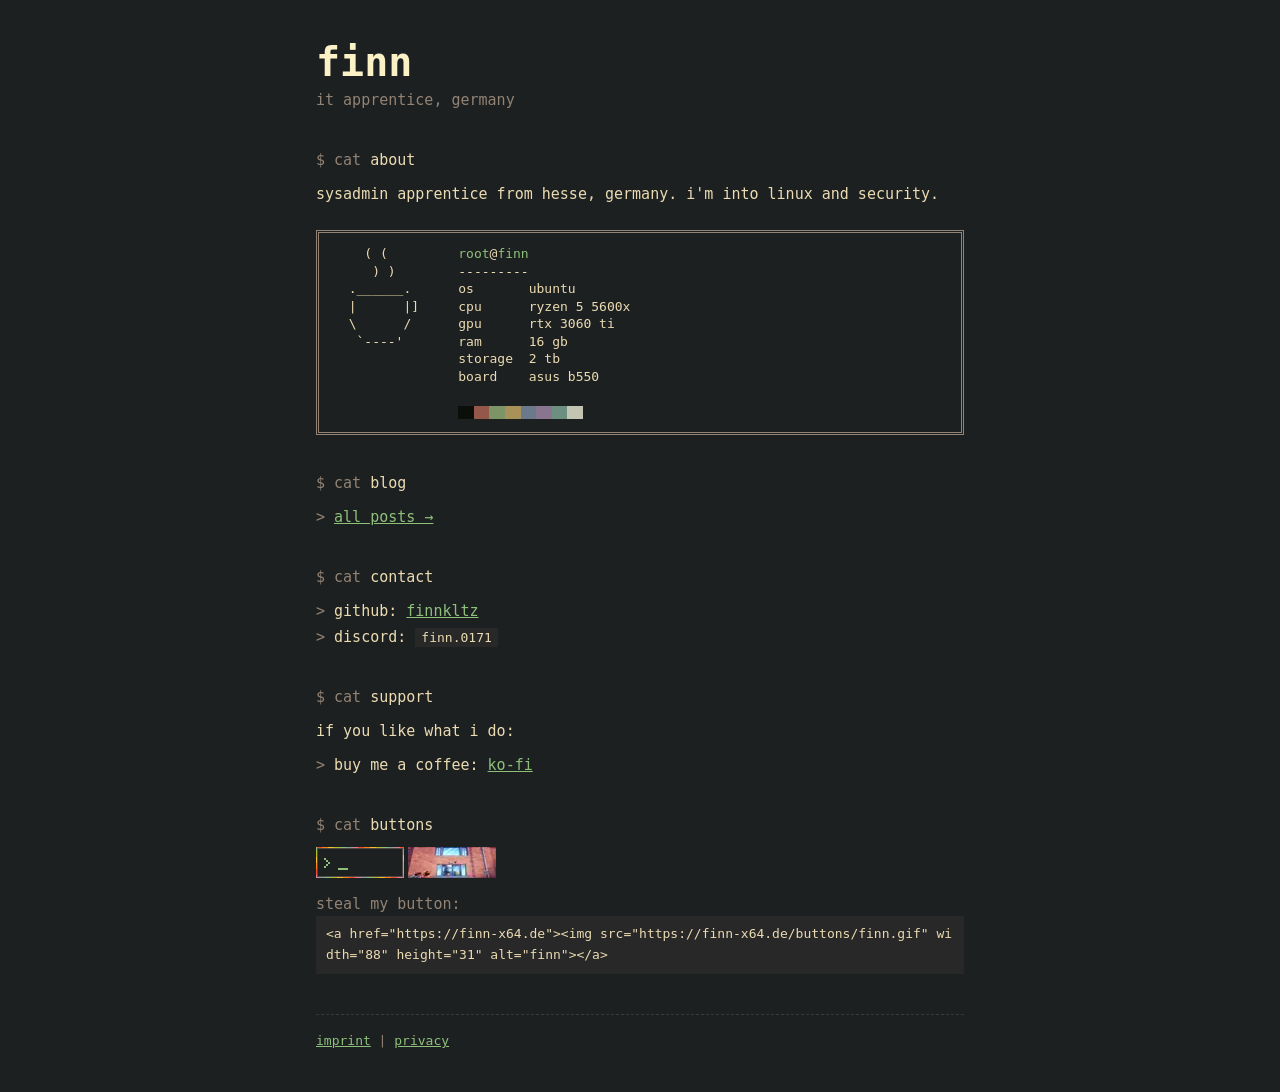
<file: index.html>
<!doctype html>
<html lang="en">
<head>
<meta charset="utf-8">
<meta http-equiv="Content-Security-Policy" content="default-src 'self'; object-src 'none'; base-uri 'none'; form-action 'none'">
<meta name="viewport" content="width=device-width, initial-scale=1">
<title>finn</title>
<meta name="description" content="finn's website">
<meta name="theme-color" content="#1d2021">
<link rel="stylesheet" href="css/style.css">
<link rel="icon" href="favicon.svg">
</head>
<body>
<main>

  <h1><span>finn</span></h1>
  <p class="tag">it apprentice, germany</p>

  <h2>about</h2>
  <p>sysadmin apprentice from hesse, germany. i'm into linux and security.</p>

  <div class="box neo">
<pre>
    ( (         <b>root</b>@<b>finn</b>
     ) )        ---------
  .______.      os       ubuntu
  |      |]     cpu      ryzen 5 5600x
  \      /      gpu      rtx 3060 ti
   `----'       ram      16 gb
                storage  2 tb
                board    asus b550

                <span class="c c0"></span><span class="c c1"></span><span class="c c2"></span><span class="c c3"></span><span class="c c4"></span><span class="c c5"></span><span class="c c6"></span><span class="c c7"></span>
</pre>
  </div>

  <h2>blog</h2>
  <ul>
    <li><a href="blog.html">all posts →</a></li>
  </ul>

  <h2>contact</h2>
  <ul>
    <li>github: <a href="https://github.com/Finnkltz">finnkltz</a></li>
    <li>discord: <code>finn.0171</code></li>
  </ul>

  <h2>support</h2>
  <p>if you like what i do:</p>
  <ul>
    <li>buy me a coffee: <a href="https://ko-fi.com/E7B829OWH6">ko-fi</a></li>
  </ul>

  <h2>buttons</h2>
  <div class="buttons">
    <a href="index.html"><img src="buttons/finn.gif" width="88" height="31" alt="finn"></a>
    <a href="https://we-are-jammin.xyz/"><img src="buttons/friends/jammin.webp" width="88" height="31" alt="we are jammin"></a>
  </div>
  <p class="tag">steal my button:</p>
  <code class="snippet">&lt;a href="https://finn-x64.de"&gt;&lt;img src="https://finn-x64.de/buttons/finn.gif" width="88" height="31" alt="finn"&gt;&lt;/a&gt;</code>

  <hr>
  <footer><a href="https://online-impressum.de/finn-x64">imprint</a> | <a href="privacy.html">privacy</a></footer>

</main>
</body>
</html>
</file>
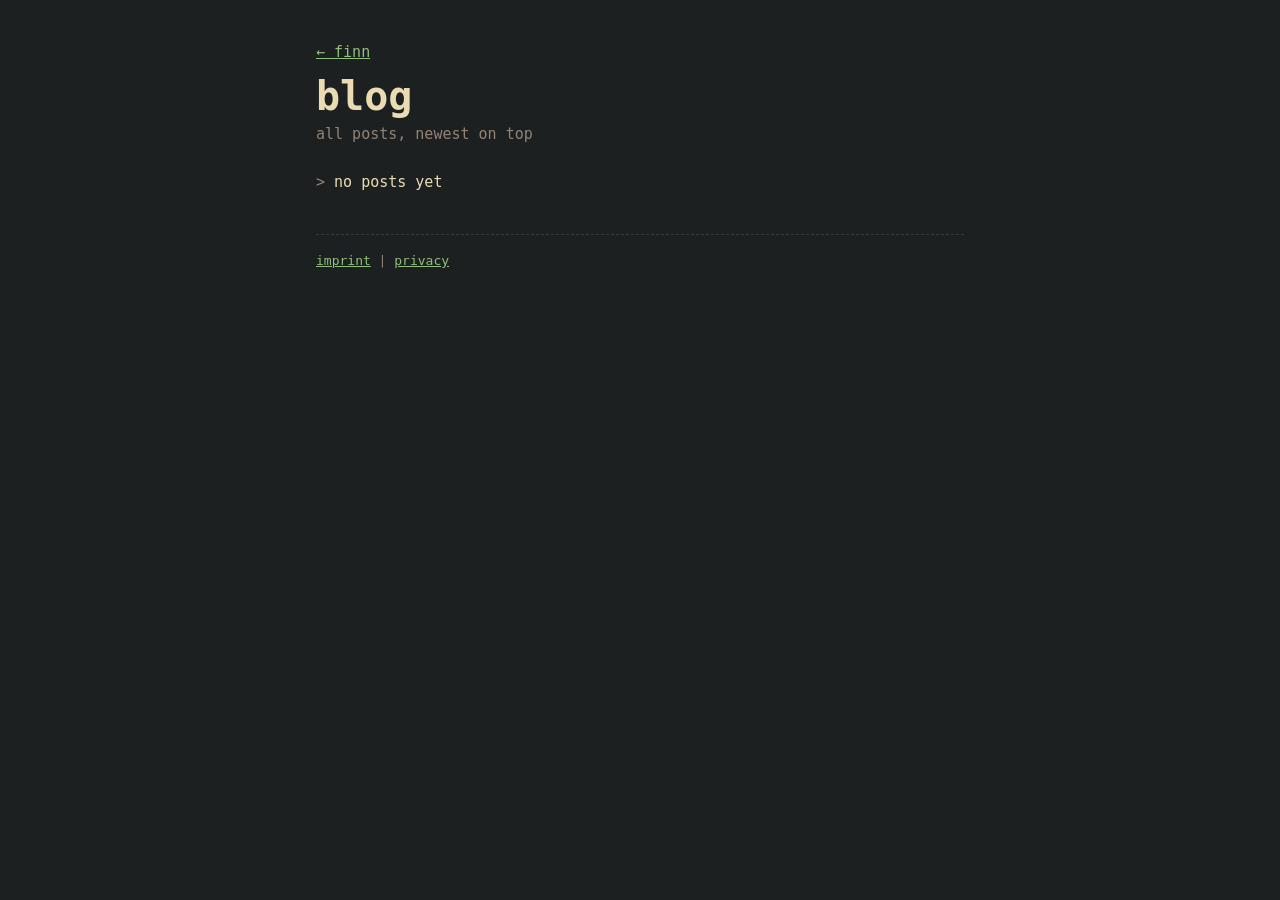
<file: blog.html>
<!doctype html>
<html lang="en">
<head>
<meta charset="utf-8">
<meta http-equiv="Content-Security-Policy" content="default-src 'self'; object-src 'none'; base-uri 'none'; form-action 'none'">
<meta name="viewport" content="width=device-width, initial-scale=1">
<title>blog · finn</title>
<link rel="stylesheet" href="css/style.css">
<link rel="icon" href="favicon.svg">
</head>
<body>
<main>

  <p><a href="index.html">← finn</a></p>

  <h1>blog</h1>
  <p class="tag sub">all posts, newest on top</p>

  <ul>
    <li>no posts yet</li>
  </ul>

  <hr>
  <footer><a href="https://online-impressum.de/finn-x64">imprint</a> | <a href="privacy.html">privacy</a></footer>

</main>
</body>
</html>
</file>
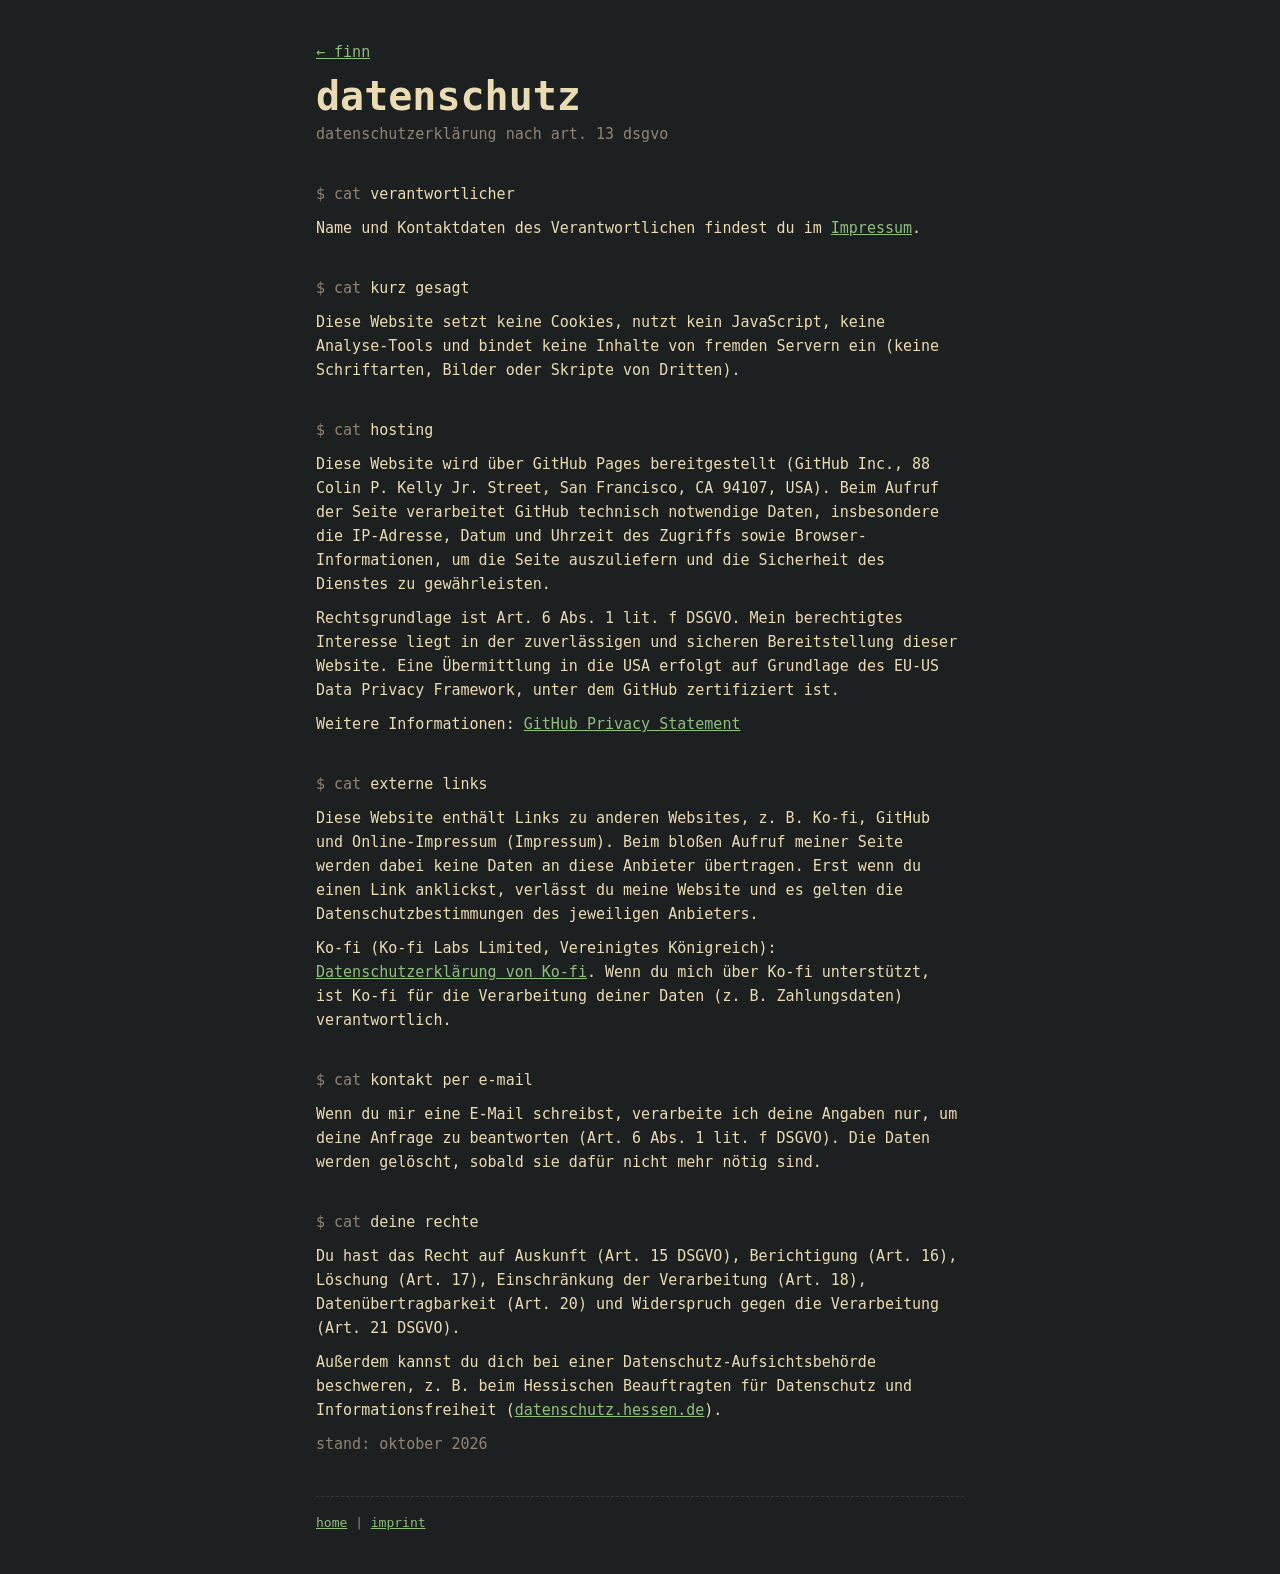
<file: privacy.html>
<!doctype html>
<html lang="de">
<head>
<meta charset="utf-8">
<meta http-equiv="Content-Security-Policy" content="default-src 'self'; object-src 'none'; base-uri 'none'; form-action 'none'">
<meta name="viewport" content="width=device-width, initial-scale=1">
<title>privacy · finn</title>
<meta name="robots" content="noindex">
<link rel="stylesheet" href="css/style.css">
<link rel="icon" href="favicon.svg">
</head>
<body>
<main>

  <p><a href="index.html">← finn</a></p>

  <h1>datenschutz</h1>
  <p class="tag sub">datenschutzerklärung nach art. 13 dsgvo</p>

  <h2>verantwortlicher</h2>
  <p>Name und Kontaktdaten des Verantwortlichen findest du im <a href="https://online-impressum.de/finn-x64">Impressum</a>.</p>

  <h2>kurz gesagt</h2>
  <p>Diese Website setzt keine Cookies, nutzt kein JavaScript, keine Analyse-Tools und bindet keine Inhalte von fremden Servern ein (keine Schriftarten, Bilder oder Skripte von Dritten).</p>

  <h2>hosting</h2>
  <p>Diese Website wird über GitHub Pages bereitgestellt (GitHub Inc., 88 Colin P. Kelly Jr. Street, San Francisco, CA 94107, USA). Beim Aufruf der Seite verarbeitet GitHub technisch notwendige Daten, insbesondere die IP-Adresse, Datum und Uhrzeit des Zugriffs sowie Browser-Informationen, um die Seite auszuliefern und die Sicherheit des Dienstes zu gewährleisten.</p>
  <p>Rechtsgrundlage ist Art. 6 Abs. 1 lit. f DSGVO. Mein berechtigtes Interesse liegt in der zuverlässigen und sicheren Bereitstellung dieser Website. Eine Übermittlung in die USA erfolgt auf Grundlage des EU-US Data Privacy Framework, unter dem GitHub zertifiziert ist.</p>
  <p>Weitere Informationen: <a href="https://docs.github.com/en/site-policy/privacy-policies/github-general-privacy-statement">GitHub Privacy Statement</a></p>

  <h2>externe links</h2>
  <p>Diese Website enthält Links zu anderen Websites, z. B. Ko-fi, GitHub und Online-Impressum (Impressum). Beim bloßen Aufruf meiner Seite werden dabei keine Daten an diese Anbieter übertragen. Erst wenn du einen Link anklickst, verlässt du meine Website und es gelten die Datenschutzbestimmungen des jeweiligen Anbieters.</p>
  <p>Ko-fi (Ko-fi Labs Limited, Vereinigtes Königreich): <a href="https://more.ko-fi.com/privacy">Datenschutzerklärung von Ko-fi</a>. Wenn du mich über Ko-fi unterstützt, ist Ko-fi für die Verarbeitung deiner Daten (z. B. Zahlungsdaten) verantwortlich.</p>

  <h2>kontakt per e-mail</h2>
  <p>Wenn du mir eine E-Mail schreibst, verarbeite ich deine Angaben nur, um deine Anfrage zu beantworten (Art. 6 Abs. 1 lit. f DSGVO). Die Daten werden gelöscht, sobald sie dafür nicht mehr nötig sind.</p>

  <h2>deine rechte</h2>
  <p>Du hast das Recht auf Auskunft (Art. 15 DSGVO), Berichtigung (Art. 16), Löschung (Art. 17), Einschränkung der Verarbeitung (Art. 18), Datenübertragbarkeit (Art. 20) und Widerspruch gegen die Verarbeitung (Art. 21 DSGVO).</p>
  <p>Außerdem kannst du dich bei einer Datenschutz-Aufsichtsbehörde beschweren, z. B. beim Hessischen Beauftragten für Datenschutz und Informationsfreiheit (<a href="https://datenschutz.hessen.de">datenschutz.hessen.de</a>).</p>

  <p class="tag">stand: oktober 2026</p>

  <hr>
  <footer><a href="index.html">home</a> | <a href="https://online-impressum.de/finn-x64">imprint</a></footer>

</main>
</body>
</html>
</file>
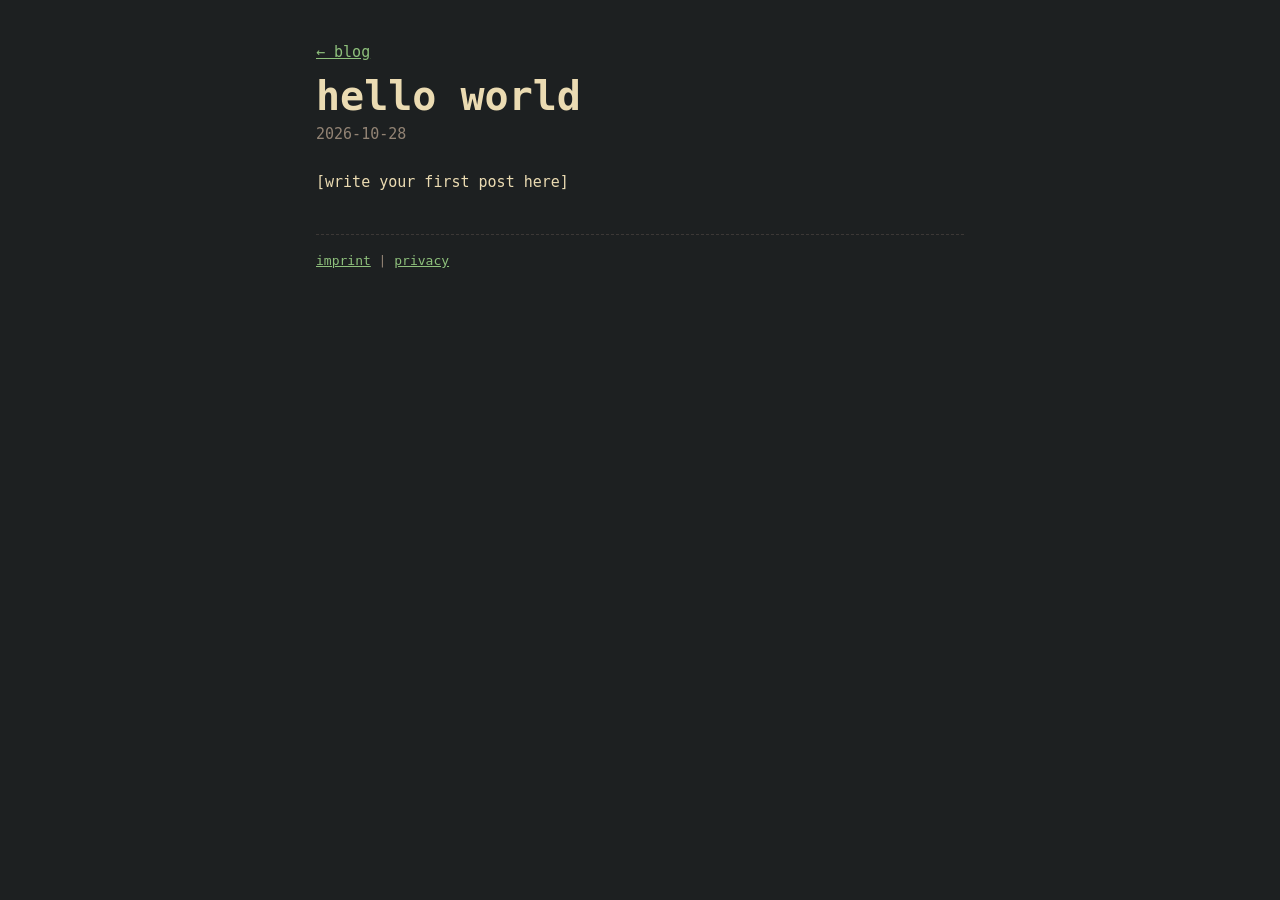
<file: blog/hello-world.html>
<!doctype html>
<html lang="en">
<head>
<meta charset="utf-8">
<meta http-equiv="Content-Security-Policy" content="default-src 'self'; object-src 'none'; base-uri 'none'; form-action 'none'">
<meta name="viewport" content="width=device-width, initial-scale=1">
<title>hello world · finn</title>
<link rel="stylesheet" href="../css/style.css">
<link rel="icon" href="../favicon.svg">
</head>
<body>
<main>

  <p><a href="../blog.html">← blog</a></p>

  <h1>hello world</h1>
  <p class="tag sub">2026-10-28</p>

  <p>[write your first post here]</p>

  <hr>
  <footer><a href="https://online-impressum.de/finn-x64">imprint</a> | <a href="../privacy.html">privacy</a></footer>

</main>
</body>
</html>
</file>
<file: css/style.css>
/* colors: gruvbox */
:root {
  --bg: #1d2021;
  --panel: #282828;
  --fg: #ebdbb2;
  --dim: #928374;
  --accent: #8ec07c;
  --line: #3c3836;
  --mono: ui-monospace, "Cascadia Mono", Consolas, "DejaVu Sans Mono", monospace;
}

/* base */
* { box-sizing: border-box; }
html { -webkit-text-size-adjust: 100%; }
body { margin: 0; background: var(--bg); color: var(--fg); font: 15px/1.6 var(--mono); }
main { max-width: 680px; margin: 0 auto; padding: 40px 16px; }
img { max-width: 100%; }
a { color: var(--accent); }
a:hover { color: var(--bg); background: var(--accent); text-decoration: none; }
p { margin: 0 0 10px; }

/* headings */
h1 { margin: 0; font-size: 40px; line-height: 1.1; }
h1 span { color: #fbf1c7; }
h2 { font-size: 15px; font-weight: normal; margin: 36px 0 10px; }
h2::before { content: "$ cat "; color: var(--dim); }
.tag { margin: 4px 0 0; color: var(--dim); }
.sub { margin-bottom: 24px; }

/* lists */
ul { margin: 0; padding-left: 0; list-style: none; }
li { margin: 2px 0; }
li::before { content: "> "; color: var(--dim); }
.date { color: var(--dim); margin-right: 8px; }

/* neofetch box */
.box { border: 3px double var(--dim); padding: 12px 14px; }
.neo { margin-top: 24px; }
.neo b { color: var(--accent); font-weight: normal; }
.c { display: inline-block; width: 1.2em; height: 1em; vertical-align: middle; }
.c0 { background: #0c0e09; } .c1 { background: #94574a; } .c2 { background: #7d9466; } .c3 { background: #a8925a; }
.c4 { background: #6b7a8a; } .c5 { background: #8a7590; } .c6 { background: #6d8f80; } .c7 { background: #c3c5b2; }
pre { margin: 0; font: inherit; font-size: 13px; line-height: 1.35; overflow-x: auto; }

/* code */
code { background: var(--panel); padding: 2px 6px; font: inherit; font-size: 13px; word-break: break-all; user-select: all; }
code.snippet { display: block; padding: 8px 10px; }

/* 88x31 buttons */
.buttons { display: flex; flex-wrap: wrap; gap: 4px; margin: 6px 0 14px; }
.buttons img { display: block; image-rendering: pixelated; }
.buttons a:hover { background: none; }
.buttons a:hover img { outline: 1px solid var(--accent); }

/* footer */
hr { border: 0; border-top: 1px dashed var(--line); margin: 40px 0 16px; }
footer { color: var(--dim); font-size: 13px; }

/* phones */
@media (max-width: 560px) {
  body { font-size: 14px; }
  main { padding: 24px 16px; }
  h1 { font-size: 32px; }
  .box { padding: 10px; }
  .neo pre { font-size: 10px; }
}
</file>
